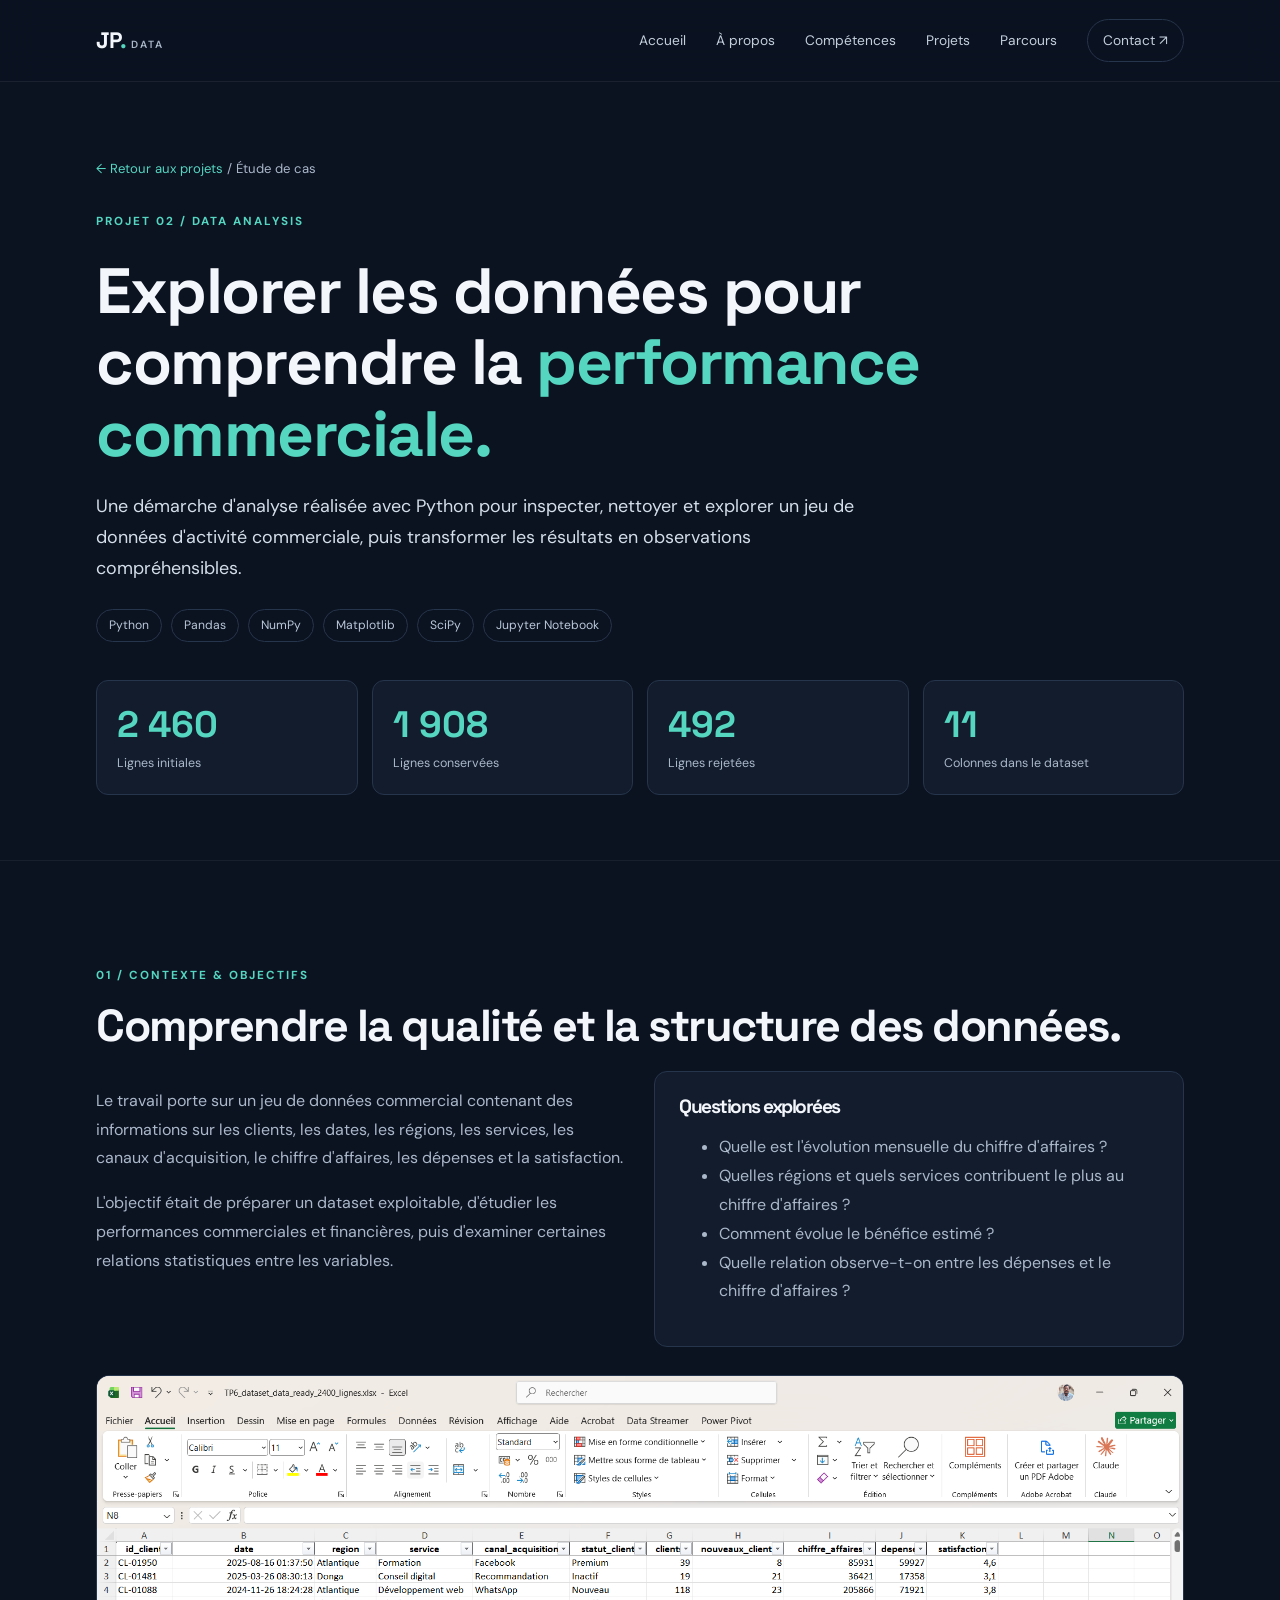
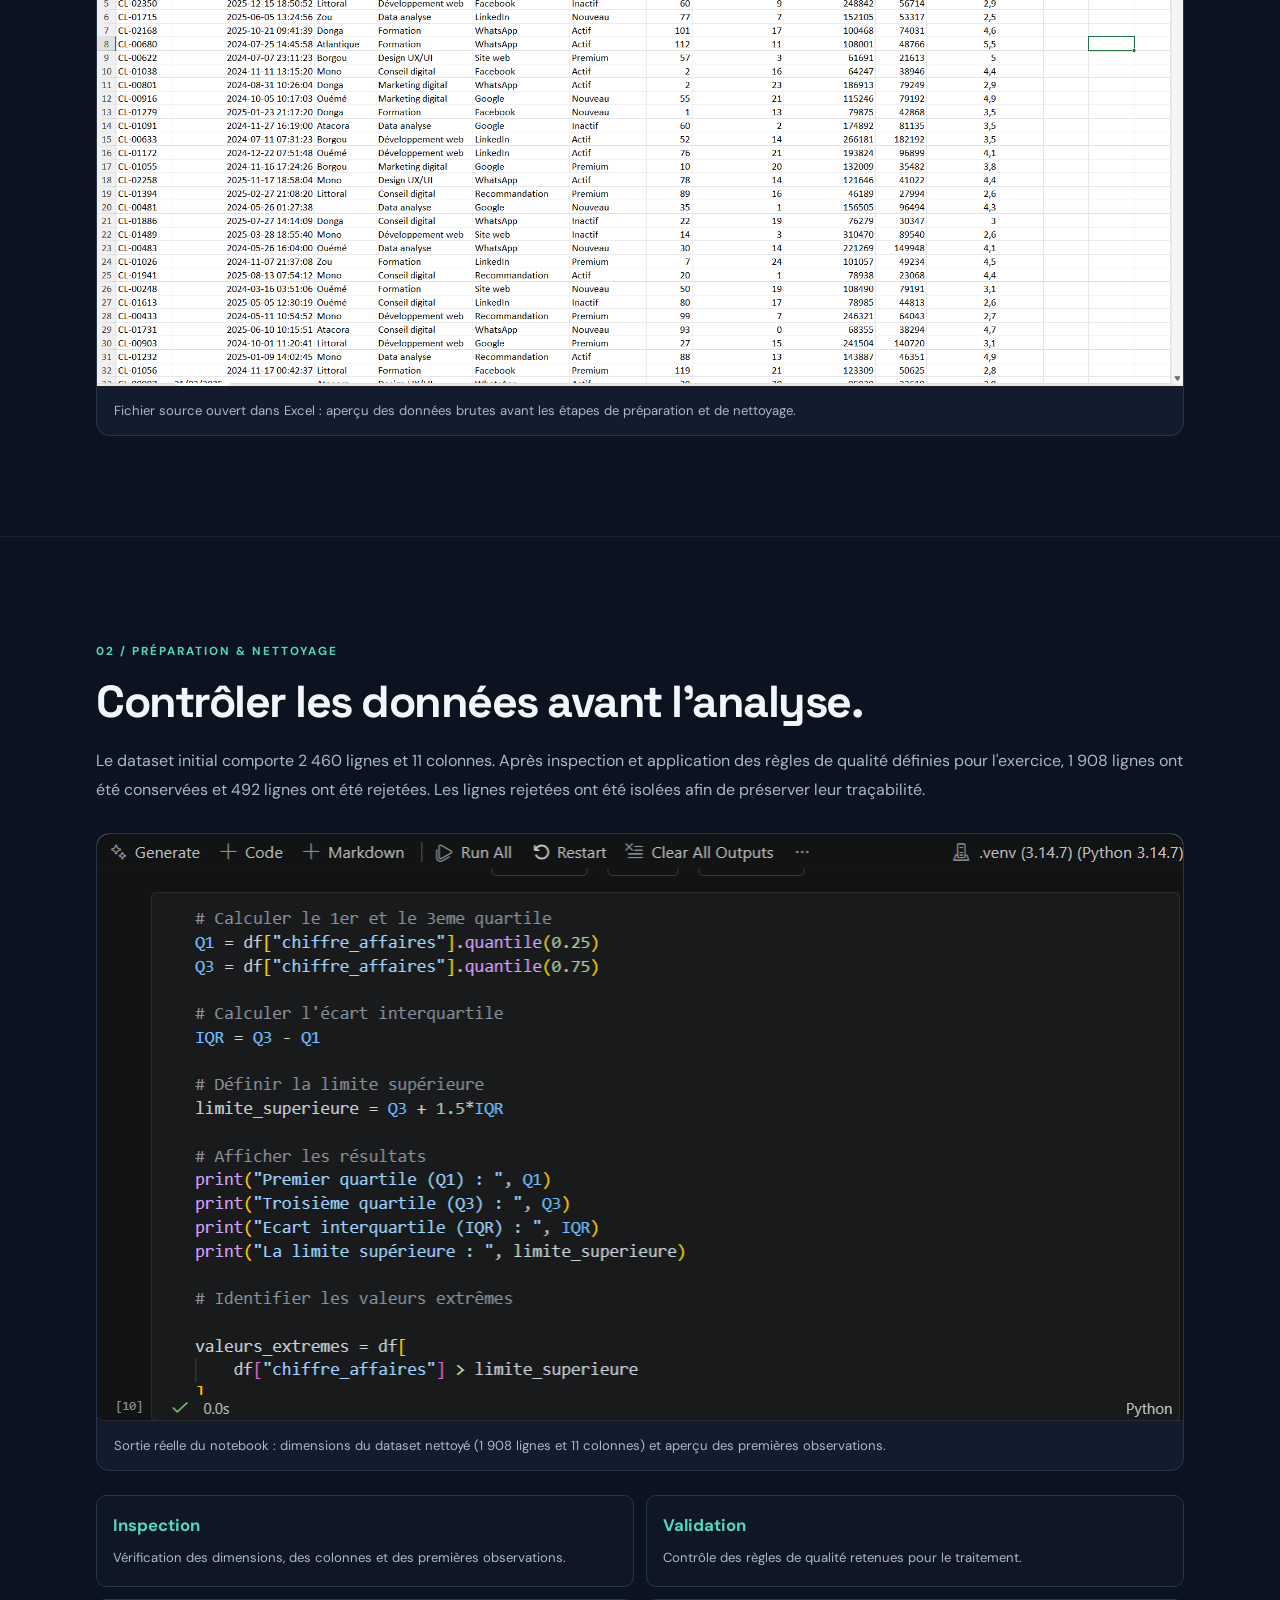
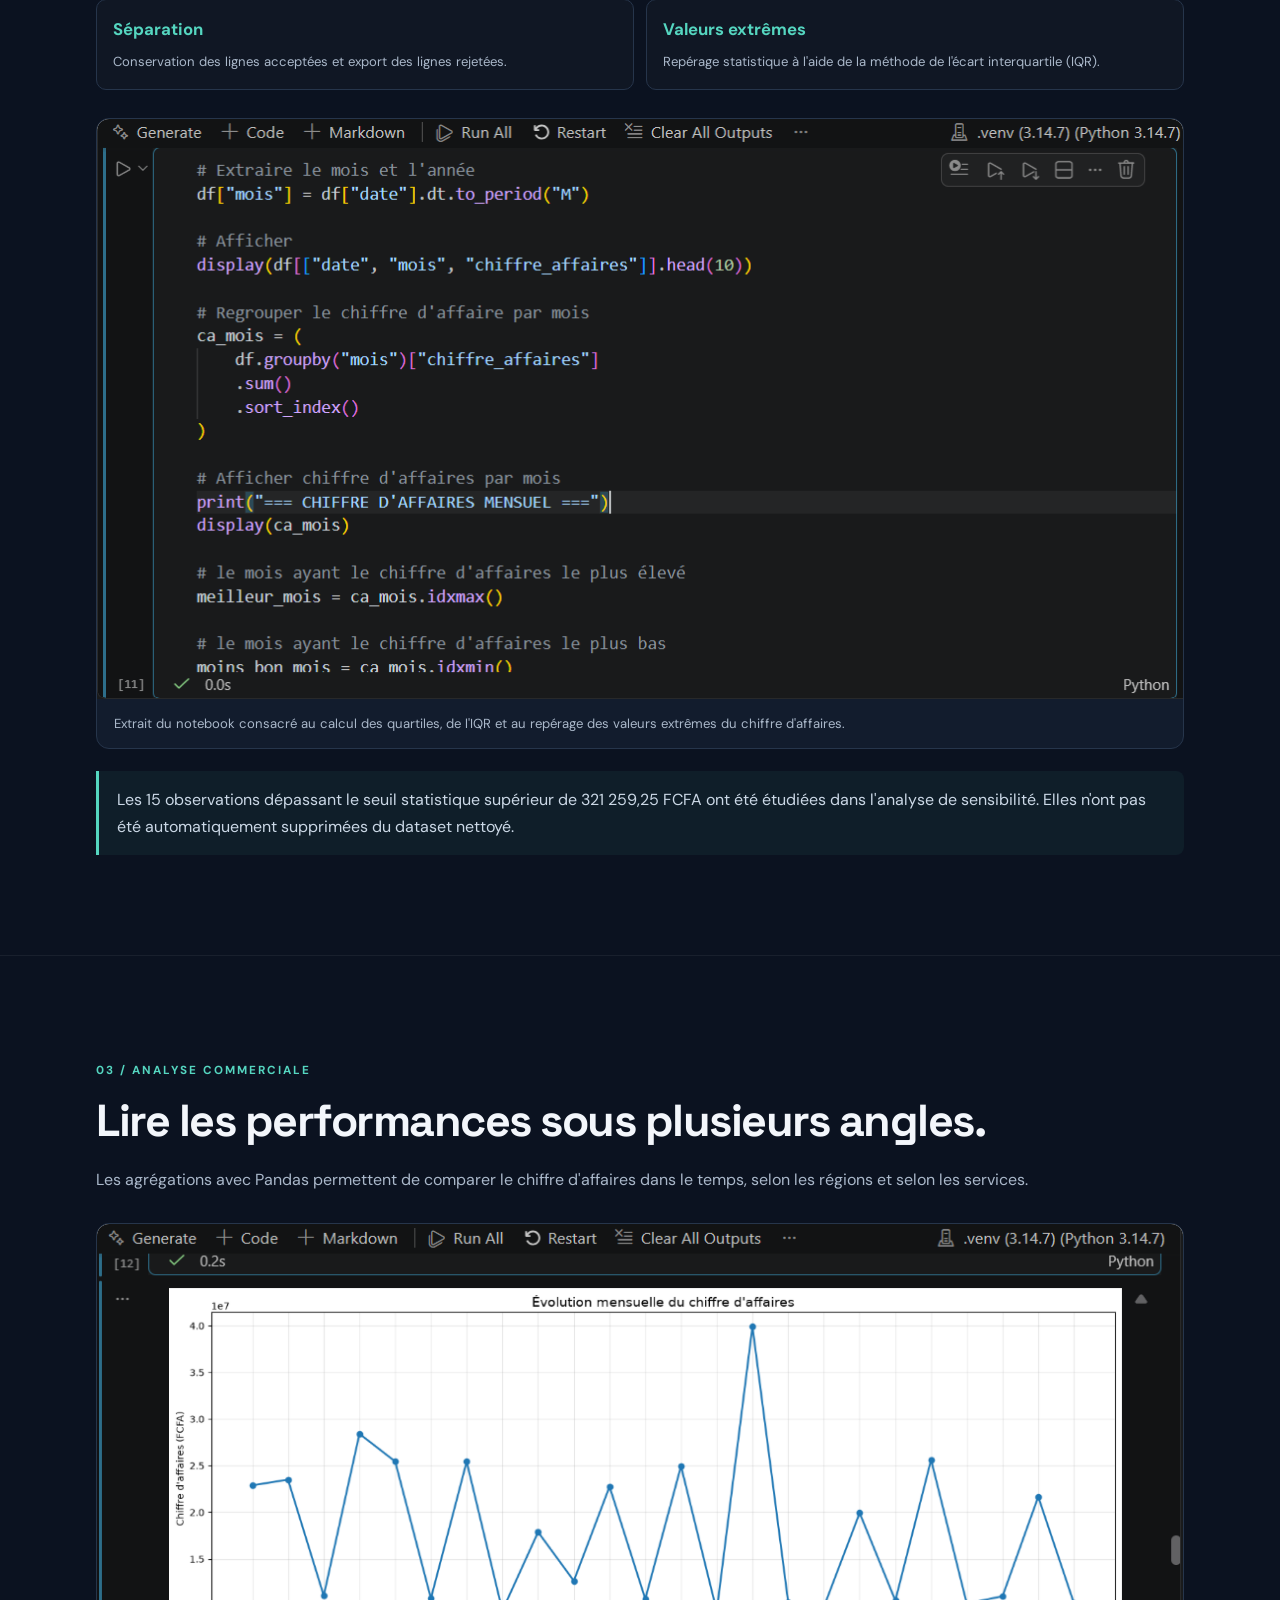
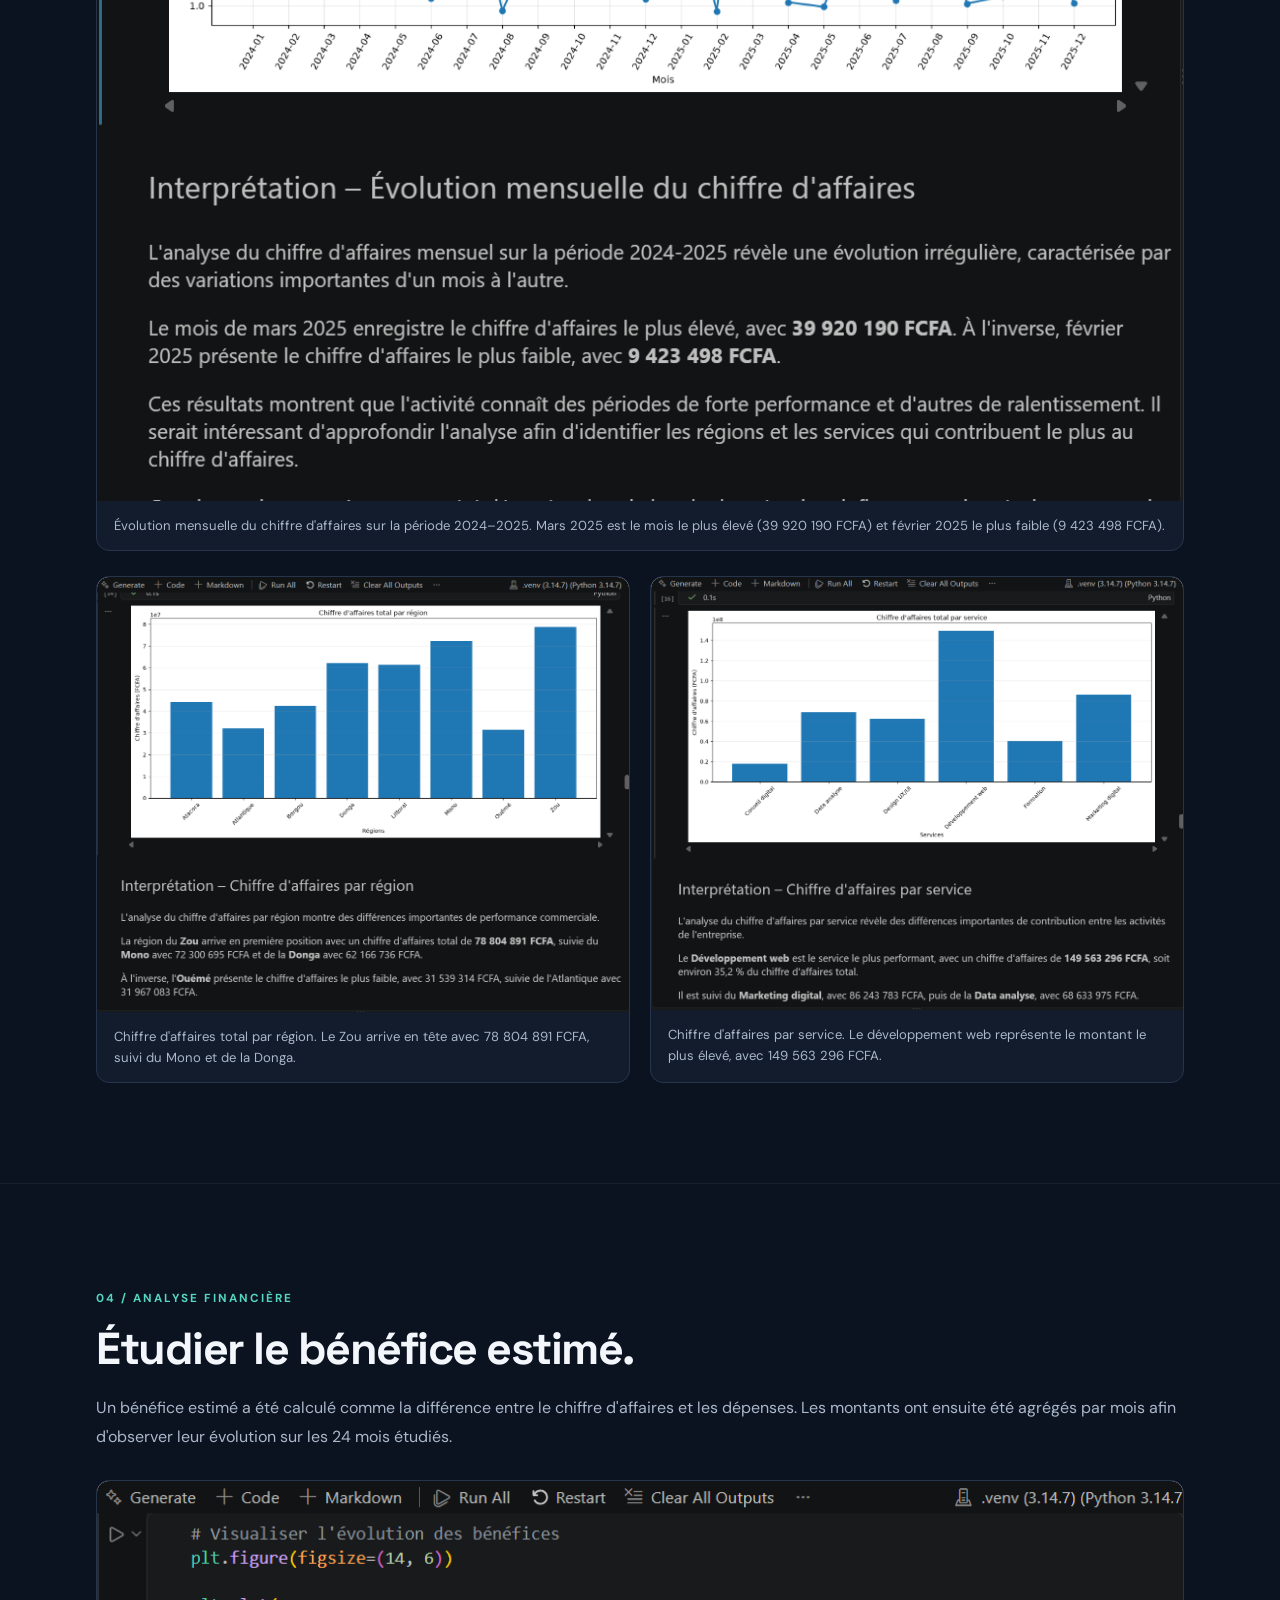
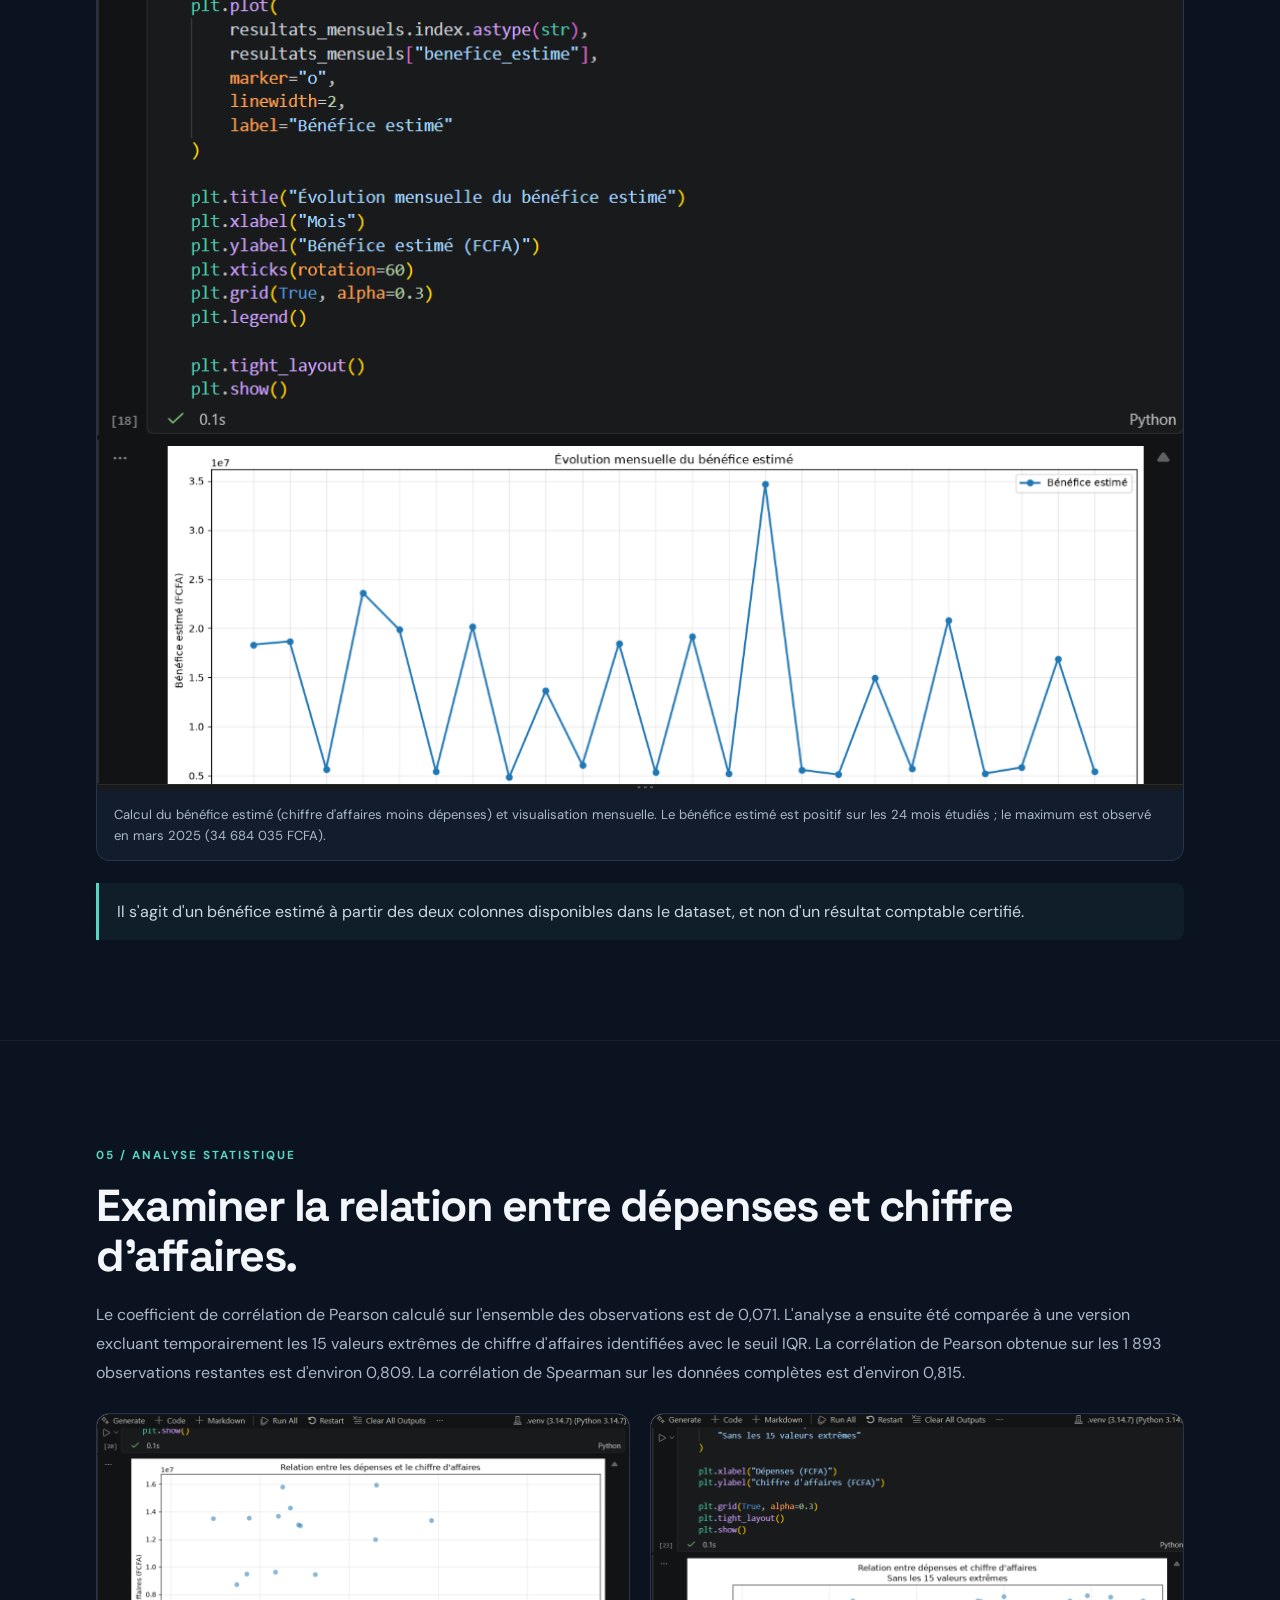
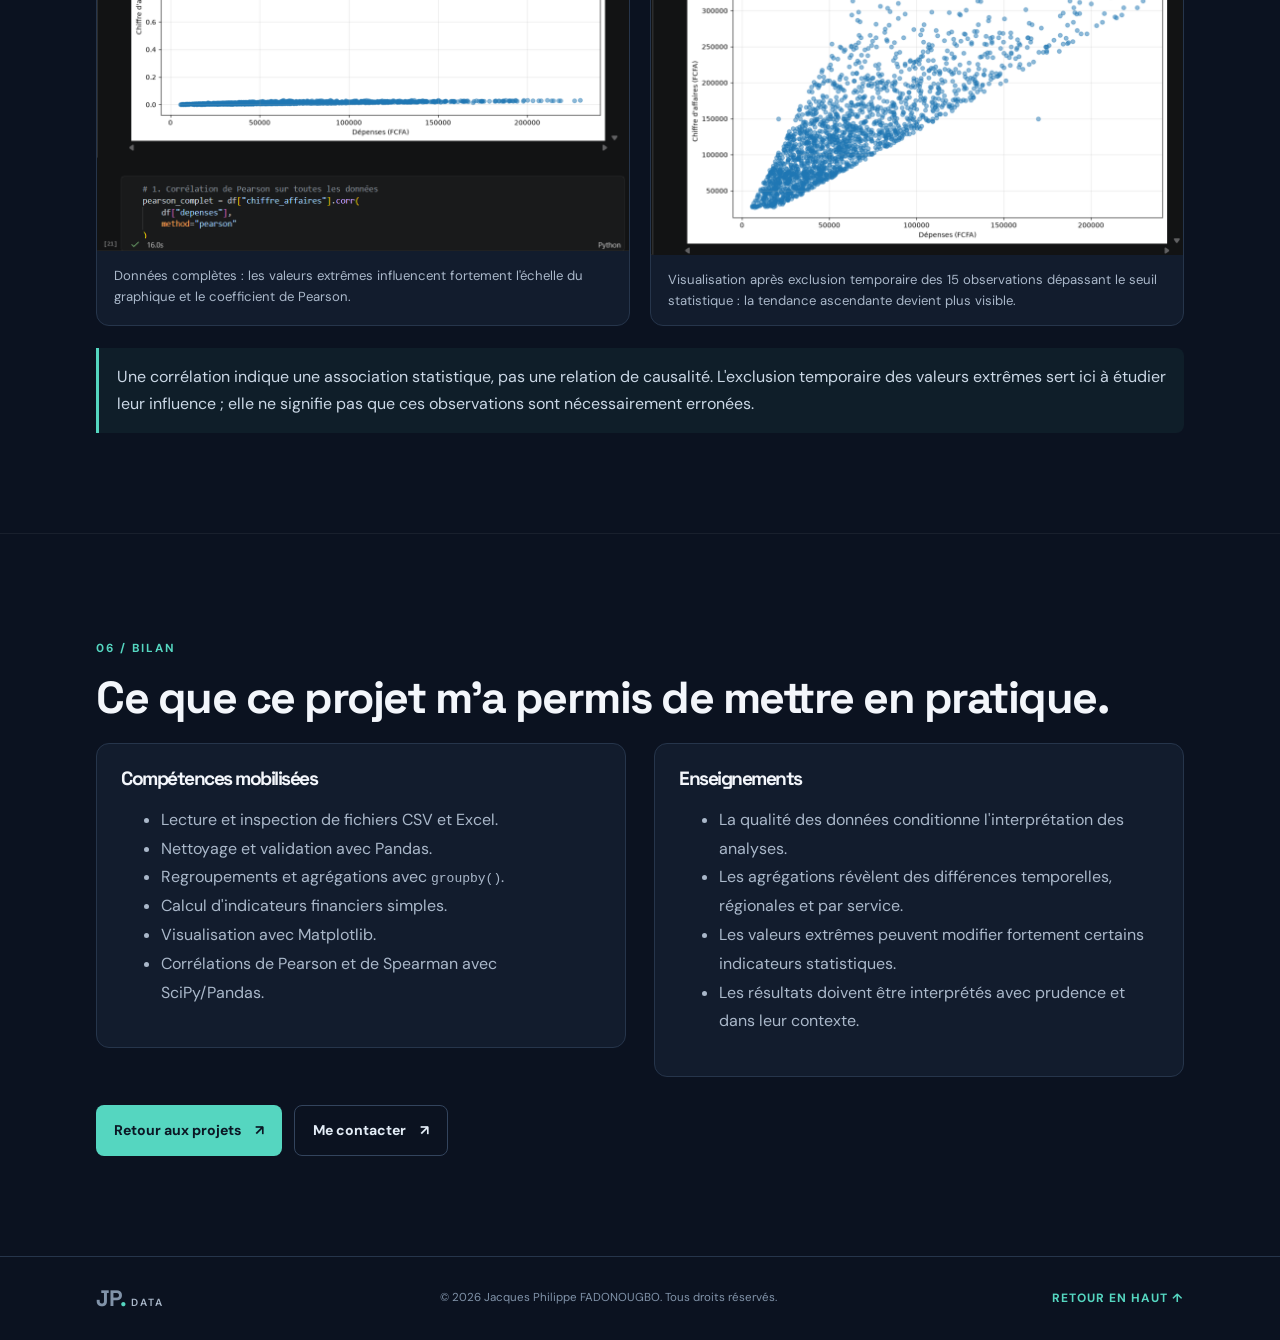
<file: project-data-analysis.html>
<!doctype html>
<html lang="fr">
<head>
  <meta charset="utf-8">
  <meta name="viewport" content="width=device-width, initial-scale=1">
  <meta name="description" content="Étude de cas : nettoyage, exploration et analyse de données avec Python, Pandas, NumPy, Matplotlib et SciPy.">
  <title>Analyse exploratoire de données | Jacques Philippe FADONOUGBO</title>
  <link rel="preconnect" href="https://fonts.googleapis.com">
  <link rel="preconnect" href="https://fonts.gstatic.com" crossorigin>
  <link href="https://fonts.googleapis.com/css2?family=DM+Sans:wght@400;500;600;700&family=Space+Grotesk:wght@400;500;600;700&display=swap" rel="stylesheet">
  <link rel="stylesheet" href="style.css">
</head>
<body>
  <header class="site-header">
    <a class="brand" href="index.html#home" aria-label="Retour à l'accueil">JP<span>.</span><small>DATA</small></a>
    <button class="menu-toggle" aria-label="Ouvrir le menu" aria-expanded="false">☰</button>
    <nav class="nav" aria-label="Navigation principale">
      <a href="index.html#home">Accueil</a>
      <a href="index.html#about">À propos</a>
      <a href="index.html#skills">Compétences</a>
      <a href="index.html#projects">Projets</a>
      <a href="index.html#journey">Parcours</a>
      <a href="index.html#contact" class="nav-contact">Contact ↗</a>
    </nav>
  </header>

  <main>
    <section class="section case-hero">
      <div class="case-breadcrumb"><a href="index.html#projects">← Retour aux projets</a> / Étude de cas</div>
      <span class="section-index">PROJET 02 / DATA ANALYSIS</span>
      <h1>Explorer les données pour comprendre la <span>performance commerciale.</span></h1>
      <p class="case-lead">
        Une démarche d'analyse réalisée avec Python pour inspecter, nettoyer et explorer un jeu de données d'activité commerciale, puis transformer les résultats en observations compréhensibles.
      </p>
      <div class="case-tags">
        <span>Python</span><span>Pandas</span><span>NumPy</span><span>Matplotlib</span><span>SciPy</span><span>Jupyter Notebook</span>
      </div>
      <div class="case-stats">
        <div class="case-stat"><strong>2 460</strong><span>Lignes initiales</span></div>
        <div class="case-stat"><strong>1 908</strong><span>Lignes conservées</span></div>
        <div class="case-stat"><strong>492</strong><span>Lignes rejetées</span></div>
        <div class="case-stat"><strong>11</strong><span>Colonnes dans le dataset</span></div>
      </div>
    </section>

    <section class="section case-section">
      <span class="section-index">01 / CONTEXTE & OBJECTIFS</span>
      <h2>Comprendre la qualité et la structure des données.</h2>
      <div class="case-two-col">
        <div>
          <p>
            Le travail porte sur un jeu de données commercial contenant des informations sur les clients, les dates, les régions, les services, les canaux d'acquisition, le chiffre d'affaires, les dépenses et la satisfaction.
          </p>
          <p>
            L'objectif était de préparer un dataset exploitable, d'étudier les performances commerciales et financières, puis d'examiner certaines relations statistiques entre les variables.
          </p>
        </div>
        <div class="case-panel">
          <h3>Questions explorées</h3>
          <ul>
            <li>Quelle est l'évolution mensuelle du chiffre d'affaires ?</li>
            <li>Quelles régions et quels services contribuent le plus au chiffre d'affaires ?</li>
            <li>Comment évolue le bénéfice estimé ?</li>
            <li>Quelle relation observe-t-on entre les dépenses et le chiffre d'affaires ?</li>
          </ul>
        </div>
      </div>
      <figure class="case-figure">
        <img src="assets/images/projects/tp-module-2/donnees-brutes.png" alt="Capture réelle du fichier Excel contenant les données brutes" loading="lazy">
        <figcaption>Fichier source ouvert dans Excel : aperçu des données brutes avant les étapes de préparation et de nettoyage.</figcaption>
      </figure>
    </section>

    <section class="section case-section">
      <span class="section-index">02 / PRÉPARATION & NETTOYAGE</span>
      <h2>Contrôler les données avant l'analyse.</h2>
      <p>
        Le dataset initial comporte 2 460 lignes et 11 colonnes. Après inspection et application des règles de qualité définies pour l'exercice, 1 908 lignes ont été conservées et 492 lignes ont été rejetées. Les lignes rejetées ont été isolées afin de préserver leur traçabilité.
      </p>
      <figure class="case-figure">
        <img src="assets/images/projects/tp-module-2/dataset-nettoye.png" alt="Sortie du notebook montrant les dimensions et un aperçu du dataset nettoyé" loading="lazy">
        <figcaption>Sortie réelle du notebook : dimensions du dataset nettoyé (1 908 lignes et 11 colonnes) et aperçu des premières observations.</figcaption>
      </figure>
      <div class="case-result-list">
        <div class="case-result"><strong>Inspection</strong><span>Vérification des dimensions, des colonnes et des premières observations.</span></div>
        <div class="case-result"><strong>Validation</strong><span>Contrôle des règles de qualité retenues pour le traitement.</span></div>
        <div class="case-result"><strong>Séparation</strong><span>Conservation des lignes acceptées et export des lignes rejetées.</span></div>
        <div class="case-result"><strong>Valeurs extrêmes</strong><span>Repérage statistique à l'aide de la méthode de l'écart interquartile (IQR).</span></div>
      </div>
      <figure class="case-figure">
        <img src="assets/images/projects/tp-module-2/valeurs-extremes.png" alt="Capture du calcul de l'écart interquartile et du seuil supérieur" loading="lazy">
        <figcaption>Extrait du notebook consacré au calcul des quartiles, de l'IQR et au repérage des valeurs extrêmes du chiffre d'affaires.</figcaption>
      </figure>
      <div class="case-note">
        Les 15 observations dépassant le seuil statistique supérieur de 321 259,25 FCFA ont été étudiées dans l'analyse de sensibilité. Elles n'ont pas été automatiquement supprimées du dataset nettoyé.
      </div>
    </section>

    <section class="section case-section">
      <span class="section-index">03 / ANALYSE COMMERCIALE</span>
      <h2>Lire les performances sous plusieurs angles.</h2>
      <p>Les agrégations avec Pandas permettent de comparer le chiffre d'affaires dans le temps, selon les régions et selon les services.</p>
      <figure class="case-figure">
        <img src="assets/images/projects/tp-module-2/ca-mensuel.png" alt="Graphique réel de l'évolution mensuelle du chiffre d'affaires" loading="lazy">
        <figcaption>Évolution mensuelle du chiffre d'affaires sur la période 2024–2025. Mars 2025 est le mois le plus élevé (39 920 190 FCFA) et février 2025 le plus faible (9 423 498 FCFA).</figcaption>
      </figure>
      <div class="case-gallery">
        <figure class="case-figure">
          <img src="assets/images/projects/tp-module-2/ca-regions.png" alt="Graphique réel du chiffre d'affaires total par région" loading="lazy">
          <figcaption>Chiffre d'affaires total par région. Le Zou arrive en tête avec 78 804 891 FCFA, suivi du Mono et de la Donga.</figcaption>
        </figure>
        <figure class="case-figure">
          <img src="assets/images/projects/tp-module-2/ca-services.png" alt="Graphique réel du chiffre d'affaires total par service" loading="lazy">
          <figcaption>Chiffre d'affaires par service. Le développement web représente le montant le plus élevé, avec 149 563 296 FCFA.</figcaption>
        </figure>
      </div>
    </section>

    <section class="section case-section">
      <span class="section-index">04 / ANALYSE FINANCIÈRE</span>
      <h2>Étudier le bénéfice estimé.</h2>
      <p>
        Un bénéfice estimé a été calculé comme la différence entre le chiffre d'affaires et les dépenses. Les montants ont ensuite été agrégés par mois afin d'observer leur évolution sur les 24 mois étudiés.
      </p>
      <figure class="case-figure">
        <img src="assets/images/projects/tp-module-2/benefice-mensuel.png" alt="Capture réelle du calcul et de la visualisation du bénéfice estimé mensuel" loading="lazy">
        <figcaption>Calcul du bénéfice estimé (chiffre d'affaires moins dépenses) et visualisation mensuelle. Le bénéfice estimé est positif sur les 24 mois étudiés ; le maximum est observé en mars 2025 (34 684 035 FCFA).</figcaption>
      </figure>
      <div class="case-note">
        Il s'agit d'un bénéfice estimé à partir des deux colonnes disponibles dans le dataset, et non d'un résultat comptable certifié.
      </div>
    </section>

    <section class="section case-section">
      <span class="section-index">05 / ANALYSE STATISTIQUE</span>
      <h2>Examiner la relation entre dépenses et chiffre d'affaires.</h2>
      <p>
        Le coefficient de corrélation de Pearson calculé sur l'ensemble des observations est de 0,071. L'analyse a ensuite été comparée à une version excluant temporairement les 15 valeurs extrêmes de chiffre d'affaires identifiées avec le seuil IQR. La corrélation de Pearson obtenue sur les 1 893 observations restantes est d'environ 0,809. La corrélation de Spearman sur les données complètes est d'environ 0,815.
      </p>
      <div class="case-gallery">
        <figure class="case-figure">
          <img src="assets/images/projects/tp-module-2/correlation-complete.png" alt="Diagramme de dispersion réel des dépenses et du chiffre d'affaires sur les données complètes" loading="lazy">
          <figcaption>Données complètes : les valeurs extrêmes influencent fortement l'échelle du graphique et le coefficient de Pearson.</figcaption>
        </figure>
        <figure class="case-figure">
          <img src="assets/images/projects/tp-module-2/correlation-sans-extremes.png" alt="Diagramme de dispersion réel sans les 15 valeurs extrêmes" loading="lazy">
          <figcaption>Visualisation après exclusion temporaire des 15 observations dépassant le seuil statistique : la tendance ascendante devient plus visible.</figcaption>
        </figure>
      </div>
      <div class="case-note">
        Une corrélation indique une association statistique, pas une relation de causalité. L'exclusion temporaire des valeurs extrêmes sert ici à étudier leur influence ; elle ne signifie pas que ces observations sont nécessairement erronées.
      </div>
    </section>

    <section class="section case-section">
      <span class="section-index">06 / BILAN</span>
      <h2>Ce que ce projet m'a permis de mettre en pratique.</h2>
      <div class="case-two-col">
        <div class="case-panel">
          <h3>Compétences mobilisées</h3>
          <ul>
            <li>Lecture et inspection de fichiers CSV et Excel.</li>
            <li>Nettoyage et validation avec Pandas.</li>
            <li>Regroupements et agrégations avec <code>groupby()</code>.</li>
            <li>Calcul d'indicateurs financiers simples.</li>
            <li>Visualisation avec Matplotlib.</li>
            <li>Corrélations de Pearson et de Spearman avec SciPy/Pandas.</li>
          </ul>
        </div>
        <div class="case-panel">
          <h3>Enseignements</h3>
          <ul>
            <li>La qualité des données conditionne l'interprétation des analyses.</li>
            <li>Les agrégations révèlent des différences temporelles, régionales et par service.</li>
            <li>Les valeurs extrêmes peuvent modifier fortement certains indicateurs statistiques.</li>
            <li>Les résultats doivent être interprétés avec prudence et dans leur contexte.</li>
          </ul>
        </div>
      </div>
      <div class="case-actions">
        <a class="btn btn-primary" href="index.html#projects">Retour aux projets <span>↗</span></a>
        <a class="btn btn-quiet" href="index.html#contact">Me contacter <span>↗</span></a>
      </div>
    </section>
  </main>

  <footer>
    <a class="brand" href="index.html#home">JP<span>.</span><small>DATA</small></a>
    <span>© <span id="year"></span> Jacques Philippe FADONOUGBO. Tous droits réservés.</span>
    <a href="#" class="back-to-top">RETOUR EN HAUT ↑</a>
  </footer>
  <script src="script.js"></script>
</body>
</html>
</file>
<file: style.css>
/* ==========================================
   1. VARIABLES ET BASE
========================================== */

:root {
  --bg: #0b1220;
  --panel: #121c2d;
  --panel2: #162236;
  --text: #f3f6fb;
  --muted: #aab8ca;
  --teal: #55d6c0;
  --border: #26354b;
  --white: #fff;

  --font: 'DM Sans', sans-serif;
  --display: 'Space Grotesk', sans-serif;
}

* {
  box-sizing: border-box;
}

html {
  scroll-behavior: smooth;
}

body {
  margin: 0;
  background: var(--bg);
  color: var(--text);
  font-family: var(--font);
  line-height: 1.6;
}

a {
  color: inherit;
  text-decoration: none;
}


/* ==========================================
   2. NAVIGATION
========================================== */

.site-header {
  height: 82px;
  padding: 0 7.5%;
  display: flex;
  align-items: center;
  justify-content: space-between;
  border-bottom: 1px solid rgba(255, 255, 255, .07);
  position: sticky;
  top: 0;
  background: rgba(11, 18, 32, .88);
  backdrop-filter: blur(16px);
  z-index: 20;
}

.brand {
  font: 700 1.4rem var(--display);
  letter-spacing: -1px;
}

.brand span {
  color: var(--teal);
}

.brand small {
  font: 600 .65rem var(--font);
  letter-spacing: 2px;
  color: var(--muted);
  margin-left: 5px;
}

.nav {
  display: flex;
  align-items: center;
  gap: 30px;
  font-size: .86rem;
  color: #c3cfdd;
}

.nav a:hover {
  color: var(--teal);
}

.nav-contact {
  border: 1px solid var(--border);
  padding: 9px 15px;
  border-radius: 30px;
}

.menu-toggle {
  display: none;
  color: white;
  background: none;
  border: 0;
  font-size: 1.4rem;
}


/* ==========================================
   3. SECTIONS GÉNÉRALES
========================================== */

.section {
  padding: 100px 7.5%;
}

h1,
h2,
h3 {
  font-family: var(--display);
  letter-spacing: -1.5px;
  line-height: 1.12;
}

.section-index,
.eyebrow {
  font-size: .73rem;
  letter-spacing: 2px;
  font-weight: 700;
  color: var(--teal);
}

.section-heading h2 {
  font-size: clamp(2.5rem, 4vw, 4rem);
  margin: 18px 0;
}

h1 span,
h2 span {
  color: var(--teal);
}

.section-sub {
  color: var(--muted);
  max-width: 460px;
}


/* ==========================================
   4. HERO - ACCUEIL
   Texte gauche conservé
========================================== */

.hero {
  min-height: calc(100vh - 82px);
  padding-top: 74px;
  position: relative;
  display: grid;
  grid-template-columns: 1.05fr .95fr;
  align-items: center;
  gap: 45px;
  overflow: hidden;
}

.hero-copy {
  max-width: 640px;
  z-index: 2;
}

.eyebrow {
  display: flex;
  align-items: center;
  gap: 10px;
}

.pulse {
  width: 7px;
  height: 7px;
  border-radius: 50%;
  background: var(--teal);
  box-shadow: 0 0 12px var(--teal);
}

h1 {
  font-size: clamp(2.9rem, 5.4vw, 5.25rem);
  margin: 23px 0 20px;
}

.hero-lead {
  font-size: 1.17rem;
  color: #d4deea;
  max-width: 560px;
}

.hero-note {
  font-size: .94rem;
  color: var(--muted);
  max-width: 555px;
  margin-top: 22px;
}

.hero-actions {
  display: flex;
  gap: 12px;
  margin: 30px 0 23px;
  flex-wrap: wrap;
}

.btn {
  display: inline-flex;
  gap: 14px;
  align-items: center;
  padding: 13px 18px;
  border-radius: 8px;
  font-size: .88rem;
  font-weight: 700;
  transition: .2s;
}

.btn:hover {
  transform: translateY(-2px);
}

.btn-primary {
  background: var(--teal);
  color: #0b1724;
}

.btn-quiet {
  border: 1px solid #33445d;
  color: #e4edf7;
}

.hero-tags {
  display: flex;
  gap: 9px;
}

.hero-tags span,
.skill-pills span {
  border: 1px solid var(--border);
  border-radius: 30px;
  padding: 5px 12px;
  color: #b9c8d9;
  font-size: .75rem;
}


/* ==========================================
   5. HERO VISUAL - NOUVEAU PORTRAIT
========================================== */

.hero-visual.hero-portrait {
  height: 490px;
  min-width: 0;
  width: 100%;
  position: relative;
  display: block;
  overflow: visible;
}

/* Cercle bleu-gris */
.portrait-circle {
  position: absolute;
  width: min(78%, 420px);
  aspect-ratio: 1 / 1;
  background: #829fb7;
  border-radius: 50%;
  top: 48%;
  left: 52%;
  transform: translate(-50%, -50%);
  z-index: 0;
}

/* DATA et ANALYST */
.portrait-word {
  position: absolute;
  font-family: Georgia, 'Times New Roman', serif;
  font-weight: 700;
  line-height: .85;
  letter-spacing: -2px;
  color: var(--text);
  white-space: nowrap;
  z-index: 2;
}

/* DATA : à gauche de la photo */
.portrait-data {
  left: -3%;
  top: 39%;
  font-size: clamp(3.5rem, 5.6vw, 6.2rem);
}

/* ANALYST : en bas à droite */
.portrait-analyst {
  right: -5%;
  bottom: 10%;
  font-size: clamp(3rem, 5.3vw, 5.8rem);
}

/* Conteneur du portrait */
.portrait-photo {
  position: absolute;
  width: 48%;
  height: 90%;
  bottom: 0;
  left: 52%;
  transform: translateX(-50%);
  z-index: 3;
  display: flex;
  align-items: flex-end;
  justify-content: center;
  overflow: hidden;
}

/* Silhouette provisoire */
.portrait-placeholder {
  position: relative;
  width: 72%;
  height: 78%;
}

/* Tête */
.portrait-head {
  position: absolute;
  width: 35%;
  aspect-ratio: 1 / 1;
  background: #172235;
  border-radius: 50%;
  left: 32%;
  top: 0;
}

/* Corps */
.portrait-body {
  position: absolute;
  width: 82%;
  height: 70%;
  left: 9%;
  bottom: 0;
  background: #172235;
  border-radius: 42% 42% 10% 10%;
}

/* ==========================================
   6. BAS DU HERO
========================================== */

.hero-bottom {
  position: absolute;
  bottom: 30px;
  left: 7.5%;
  right: 7.5%;
  display: flex;
  justify-content: space-between;
  font-size: .64rem;
  letter-spacing: 1.5px;
  color: #657992;
}


/* ==========================================
   7. À PROPOS
========================================== */

.about,
.skills,
.projects,
.journey {
  border-top: 1px solid rgba(255, 255, 255, .06);
}

.about-grid {
  display: grid;
  grid-template-columns: 1.1fr .9fr;
  gap: 8%;
  margin-top: 45px;
}

.about-intro {
  font-size: 1.4rem;
  line-height: 1.5;
  color: #d9e4ef;
}

.about-details p,
.section-sub {
  color: var(--muted);
}

.text-link {
  display: inline-flex;
  gap: 12px;
  color: var(--teal);
  font-weight: 700;
  font-size: .88rem;
  margin-top: 15px;
}


/* ==========================================
   8. COMPÉTENCES
========================================== */

.skill-grid {
  display: grid;
  grid-template-columns: repeat(4, 1fr);
  gap: 14px;
  margin-top: 42px;
}

.skill-card {
  padding: 25px;
  background: var(--panel);
  border: 1px solid var(--border);
  border-radius: 12px;
  min-height: 230px;
}

.skill-num {
  font-size: .7rem;
  color: var(--teal);
}

.skill-card h3 {
  font-size: 1.4rem;
  margin: 17px 0 10px;
}

.skill-card p {
  font-size: .83rem;
  color: var(--muted);
}

.skill-pills {
  display: flex;
  gap: 6px;
  flex-wrap: wrap;
  margin-top: 18px;
}

.skill-pills span {
  font-size: .67rem;
  padding: 4px 9px;
}


/* ==========================================
   9. PROJETS
========================================== */

.project-heading {
  display: flex;
  justify-content: space-between;
  align-items: end;
  gap: 40px;
}

.project-grid {
  display: grid;
  grid-template-columns: 1.2fr 1fr 1fr;
  gap: 17px;
  margin-top: 45px;
}

.project-card {
  background: var(--panel);
  border: 1px solid var(--border);
  border-radius: 13px;
  padding: 16px;
  overflow: hidden;
}

.project-art,
.placeholder-art {
  height: 220px;
  border-radius: 9px;
  position: relative;
  overflow: hidden;
  margin-bottom: 20px;
}

.art-clean {
  background: linear-gradient(135deg, #1a3040, #172335);
  padding: 20px;
}

.art-label {
  font-size: .63rem;
  letter-spacing: 1.5px;
  color: var(--teal);
}

.art-window {
  margin-top: 24px;
  background: #0b1422;
  border: 1px solid #2b4057;
  border-radius: 9px;
  padding: 10px;
  transform: rotate(-3deg);
}

.window-dots {
  display: flex;
  gap: 4px;
  margin-bottom: 10px;
}

.window-dots b {
  width: 5px;
  height: 5px;
  border-radius: 50%;
  background: #60748c;
}

.fake-row {
  display: grid;
  grid-template-columns: .4fr 1fr 1fr .5fr;
  font-size: .55rem;
  padding: 8px 4px;
  border-top: 1px solid #1c2a3c;
  color: #a6b6c8;
}

.good {
  color: #5cd9b4;
}

.bad {
  color: #e3b46d;
}

.art-stat {
  position: absolute;
  right: 14px;
  bottom: 14px;
  background: #122436;
  border: 1px solid #2e4a61;
  padding: 9px 12px;
  border-radius: 9px;
}

.art-stat strong {
  color: var(--teal);
  font-size: 1.1rem;
  display: block;
}

.art-stat small {
  font-size: .5rem;
  color: #9aadc1;
}

.project-meta {
  display: flex;
  justify-content: space-between;
  gap: 10px;
  font-size: .62rem;
  letter-spacing: .8px;
  color: #91a3b7;
  flex-wrap: wrap;
}

.status {
  color: #b2c0cf;
  border: 1px solid #2d4056;
  border-radius: 30px;
  padding: 3px 8px;
  letter-spacing: 0;
  font-size: .6rem;
}

.project-card h3 {
  font-size: 1.35rem;
  margin: 16px 0 9px;
}

.project-card p {
  font-size: .85rem;
  color: var(--muted);
}

.placeholder-art {
  background: #162235;
  border: 1px dashed #34465d;
  display: flex;
  align-items: center;
  justify-content: center;
  flex-direction: column;
  color: #8295ac;
}

.placeholder-art > span,
.placeholder-art small {
  font-size: .64rem;
  letter-spacing: 1.6px;
}

.placeholder-symbol {
  font-size: 3rem;
  font-weight: 200;
  color: #5a6c83;
  margin: 15px;
}

.art-sql {
  background: linear-gradient(135deg, #13273b, #111a2a);
}

.sql-mark {
  font: 700 3rem var(--display);
  color: #cad7e6;
}

.sql-mark span {
  color: var(--teal);
}

.muted-link {
  color: #8598af;
}


/* ==========================================
   10. PARCOURS
========================================== */

.timeline {
  border-left: 1px solid #2b3d53;
  margin: 45px 0 0 10px;
  padding-left: 32px;
}

.timeline-item {
  position: relative;
  padding-bottom: 38px;
  max-width: 650px;
}

.timeline-marker {
  position: absolute;
  left: -39px;
  top: 5px;
  width: 13px;
  height: 13px;
  border: 2px solid var(--teal);
  background: var(--bg);
  border-radius: 50%;
}

.timeline-item small {
  font-size: .65rem;
  letter-spacing: 1.5px;
  color: var(--teal);
}

.timeline-item h3 {
  font-size: 1.5rem;
  margin: 12px 0;
}

.timeline-item p {
  color: var(--muted);
  font-size: .9rem;
}

.timeline-badge {
  display: inline-block;
  color: var(--teal);
  border: 1px solid #2c5c57;
  padding: 5px 11px;
  border-radius: 30px;
  font-size: .75rem;
}


/* ==========================================
   11. CONTACT
========================================== */

.contact-box {
  border: 1px solid #284253;
  border-radius: 16px;
  padding: 55px;
  background:
    radial-gradient(circle at 85% 10%, rgba(62, 179, 160, .13), transparent 38%),
    #111b2b;
}

.contact h2 {
  font-size: clamp(2.5rem, 4.5vw, 4.4rem);
  margin: 20px 0;
}

.contact-box p {
  color: var(--muted);
  max-width: 540px;
}

.contact-actions {
  display: flex;
  gap: 12px;
  flex-wrap: wrap;
  margin-top: 26px;
}


/* ==========================================
   12. FOOTER
========================================== */

footer {
  border-top: 1px solid var(--border);
  padding: 27px 7.5%;
  display: flex;
  justify-content: space-between;
  align-items: center;
  gap: 25px;
  color: #8193a9;
  font-size: .72rem;
}

footer .back-to-top {
  flex-shrink: 0;
  white-space: nowrap;
  color: var(--teal);
  font-weight: 700;
}

/* ==========================================
   13. TABLETTE
========================================== */

@media (max-width: 1000px) {

  .section {
    padding: 80px 6%;
  }

  .site-header {
    padding: 0 6%;
  }

  .hero {
    grid-template-columns: 1fr 1fr;
    gap: 20px;
  }

  .hero-visual.hero-portrait {
    height: 420px;
  }

  .portrait-circle {
    width: 78%;
  }

  .portrait-data {
    font-size: clamp(3rem, 7vw, 5rem);
  }

  .portrait-analyst {
    font-size: clamp(2.6rem, 6.5vw, 4.5rem);
    right: -2%;
  }

  .skill-grid {
    grid-template-columns: repeat(2, 1fr);
  }

  .project-grid {
    grid-template-columns: 1fr 1fr;
  }

  .featured {
    grid-column: span 2;
  }

  .hero-bottom {
    left: 6%;
    right: 6%;
  }
}


/* ==========================================
   14. MOBILE
========================================== */

@media (max-width: 700px) {

  .site-header {
    height: 70px;
  }

  .menu-toggle {
    display: block;
  }

  .nav {
    display: none;
    position: absolute;
    top: 70px;
    left: 0;
    right: 0;
    background: #101a2a;
    padding: 22px 6%;
    border-bottom: 1px solid var(--border);
    flex-direction: column;
    align-items: flex-start;
    gap: 18px;
  }

  .nav.open {
    display: flex;
  }

  .hero {
    display: block;
    padding-top: 65px;
    min-height: auto;
    padding-bottom: 95px;
  }

  .hero-visual.hero-portrait {
    height: 360px;
    margin-top: 40px;
    width: 100%;
  }

  .portrait-circle {
    width: min(78%, 330px);
    left: 50%;
    top: 48%;
  }

  .portrait-photo {
    width: 48%;
    height: 86%;
    left: 50%;
  }

  .portrait-data {
    font-size: clamp(3rem, 13vw, 5rem);
    left: -1%;
    top: 32%;
    letter-spacing: -2px;
  }

  .portrait-analyst {
    font-size: clamp(2.6rem, 10.5vw, 4.4rem);
    right: -1%;
    bottom: 5%;
    letter-spacing: -2px;
  }

  h1 {
    font-size: clamp(2.7rem, 13vw, 4rem);
  }

  .hero-bottom {
    bottom: 25px;
    font-size: .54rem;
  }

  .hero-bottom span {
    max-width: 55%;
  }

  .about-grid {
    grid-template-columns: 1fr;
    gap: 20px;
  }

  .about-intro {
    font-size: 1.2rem;
  }

  .section-heading h2 {
    font-size: 2.7rem;
  }

  .project-heading {
    display: block;
  }

  .project-grid {
    grid-template-columns: 1fr;
  }

  .featured {
    grid-column: auto;
  }

  .project-art,
  .placeholder-art {
    height: 205px;
  }

  .skill-grid {
    grid-template-columns: 1fr 1fr;
  }

  .skill-card {
    padding: 18px;
    min-height: 215px;
  }

  .contact-box {
    padding: 30px 22px;
  }

  footer {
    flex-direction: column;
    align-items: flex-start;
    gap: 10px;
    padding: 24px 6%;
  }
}


/* ==========================================
   15. PETITS TÉLÉPHONES
========================================== */

@media (max-width: 430px) {

  .skill-grid {
    grid-template-columns: 1fr;
  }

  .hero-tags {
    flex-wrap: wrap;
  }

  .hero-visual.hero-portrait {
    height: 310px;
  }

  .portrait-circle {
    width: 80%;
  }

  .portrait-data {
    font-size: clamp(2.5rem, 12vw, 3.3rem);
    left: -1%;
  }

  .portrait-analyst {
    font-size: clamp(2.15rem, 10vw, 2.8rem);
    right: -1%;
  }

  .section {
    padding: 70px 6%;
  }
}

/* ==========================================
   DIMENSION DES LOGOS - CARTES COMPÉTENCES
========================================== */

.skill-card h3.skill-logo-title {
    height: 75px !important;
    min-height: 75px !important;
    margin: 15px 0 12px !important;
    padding: 0 !important;
    display: flex !important;
    align-items: center !important;
}

/* Logos Python et Pandas */
.skill-card h3.skill-logo-title img.skill-logo {
    width: 52px !important;
    height: 52px !important;
    max-width: 52px !important;
    max-height: 52px !important;
    object-fit: contain !important;
    display: block !important;
}

/* Logos SQL et Visualisation */
.skill-card h3.skill-logo-title svg.skill-svg-logo {
    width: 52px !important;
    height: 52px !important;
    max-width: 52px !important;
    max-height: 52px !important;
    display: block !important;
    flex: 0 0 52px !important;
}

/* ==========================================
   PHOTO PROFESSIONNELLE ET TITRES DU HERO
========================================== */

/* Photo réelle */
.hero-portrait .portrait-photo {
  position: absolute;
  width: 68%;
  height: 94%;
  bottom: 0;
  left: 53%;
  transform: translateX(-50%);
  z-index: 3;
  overflow: hidden;
  display: flex;
  align-items: flex-end;
  justify-content: center;
  border-radius: 48% 48% 0 0;
}

.hero-portrait .portrait-image {
  display: block;
  width: 100%;
  height: 100%;
  object-fit: cover;
  object-position: center top;
}

/* Les mots passent devant la photo */
.hero-portrait .portrait-word {
  z-index: 4;
}

/* ANALYST en haut du portrait */
.hero-portrait .portrait-analyst {
  top: 5%;
  bottom: auto;
  right: -3%;
  font-size: clamp(2.8rem, 4.5vw, 5rem);
}

/* DATA reste à gauche du portrait */
.hero-portrait .portrait-data {
  left: -3%;
  top: 43%;
}

/* Adaptation mobile */
@media (max-width: 700px) {
  .hero-portrait .portrait-photo {
    width: 70%;
    height: 90%;
    left: 50%;
  }

  .hero-portrait .portrait-analyst {
    top: 2%;
    right: 0;
    font-size: clamp(2.2rem, 9vw, 3.5rem);
  }

  .hero-portrait .portrait-data {
    left: 0;
    top: 43%;
  }
}

/* ==========================================
   PORTRAIT FINAL - PHOTO DETOUREE
========================================== */
.hero-visual.hero-portrait .portrait-photo {
  position: absolute;
  width: 68%;
  height: 90%;
  left: 50%;
  bottom: 5%;
  transform: translateX(-50%);
  display: flex;
  align-items: center;
  justify-content: center;
  overflow: hidden;
  z-index: 3;
  background: transparent;
  border-radius: 50%;
}

.hero-visual.hero-portrait .portrait-image {
  display: block;
  width: 100%;
  height: 100%;
  object-fit: contain;
  object-position: center bottom;
  transform: translateY(-40px);
}

/* DATA à gauche */
.hero-visual.hero-portrait .portrait-data {
  left: -3%;
  top: 43%;
  z-index: 4;
}

/* ANALYST en bas à droite */
.hero-visual.hero-portrait .portrait-analyst {
  top: auto;
  bottom: 10%;
  right: -5%;
  z-index: 4;
}

/* Adaptation mobile */
@media (max-width: 700px) {
  .hero-visual.hero-portrait .portrait-photo {
    width: 75%;
    height: 90%;
    left: 50%;
  }

  .hero-visual.hero-portrait .portrait-data {
    left: 0;
    top: 43%;
  }

  .hero-visual.hero-portrait .portrait-analyst {
    top: auto;
    bottom: 5%;
    right: 0;
    font-size: clamp(2.2rem, 9vw, 3.5rem);
  }
}

/* ==========================================
   AJUSTEMENT FINAL DU PORTRAIT ET DES TEXTES
========================================== */

/* Réduire la photo pour mieux respecter le cercle */
.hero-visual.hero-portrait .portrait-photo {
  width: 55% !important;
  height: 82% !important;
  left: 52% !important;
  bottom: 0 !important;
  top: auto !important;
  overflow: visible !important;
  z-index: 3 !important;
}

.hero-visual.hero-portrait .portrait-image {
  width: 100% !important;
  height: 100% !important;
  object-fit: contain !important;
  object-position: center bottom !important;
}

/* DATA reste à gauche */
.hero-visual.hero-portrait .portrait-data {
  top: 43% !important;
  left: -3% !important;
  z-index: 4 !important;
}

/* ANALYST revient en bas à droite */
.hero-visual.hero-portrait .portrait-analyst {
  position: absolute !important;
  top: auto !important;
  bottom: 10% !important;
  right: -5% !important;
  z-index: 4 !important;
}

/* Adaptation mobile */
@media (max-width: 700px) {
  .hero-visual.hero-portrait .portrait-photo {
    width: 62% !important;
    height: 78% !important;
    left: 50% !important;
  }

  .hero-visual.hero-portrait .portrait-data {
    left: 0 !important;
    top: 43% !important;
  }

  .hero-visual.hero-portrait .portrait-analyst {
    top: auto !important;
    bottom: 5% !important;
    right: 0 !important;
    font-size: clamp(2.2rem, 9vw, 3.5rem) !important;
  }
}


/* ==========================================
   PORTRAIT ENTIER DANS LE CERCLE BLEU-GRIS
========================================== */

.hero-visual.hero-portrait .portrait-photo {
  width: 43% !important;
  height: 70% !important;
  left: 52% !important;
  bottom: 10% !important;
  top: auto !important;
  transform: translateX(-50%) !important;
  overflow: visible !important;
  z-index: 3 !important;
  background: transparent !important;
}

.hero-visual.hero-portrait .portrait-image {
  display: block !important;
  width: 100% !important;
  height: 100% !important;
  object-fit: contain !important;
  object-position: center bottom !important;
}

/* DATA à gauche du cercle */
.hero-visual.hero-portrait .portrait-data {
  left: -3% !important;
  top: 43% !important;
  z-index: 4 !important;
}

/* ANALYST en bas à droite */
.hero-visual.hero-portrait .portrait-analyst {
  top: auto !important;
  bottom: 10% !important;
  right: -5% !important;
  z-index: 4 !important;
}

/* Adaptation mobile */
@media (max-width: 700px) {
  .hero-visual.hero-portrait .portrait-photo {
    width: 48% !important;
    height: 66% !important;
    left: 50% !important;
    bottom: 12% !important;
  }

  .hero-visual.hero-portrait .portrait-data {
    left: 0 !important;
    top: 43% !important;
  }

  .hero-visual.hero-portrait .portrait-analyst {
    top: auto !important;
    bottom: 5% !important;
    right: 0 !important;
  }
}

/* ===== SECTION CONTACT ===== */

.contact-box {
  padding: 45px 0;
  border: none;
  border-radius: 0;
  background: transparent;
}

.contact-list {
  width: 100%;
  max-width: 850px;
  margin: 25px auto 0;
}

.contact-item {
  display: flex;
  align-items: center;
  gap: 24px;
  min-height: 81px;
  padding: 16px 0;
  border-bottom: 1px solid #34443f;
  color: #f1f5f9;
  text-decoration: none;
  transition: color 0.25s ease;
}

.contact-item:first-child {
  border-top: 1px solid #34443f;
}

.contact-icon {
  width: 42px;
  height: 42px;
  flex-shrink: 0;
  display: flex;
  align-items: center;
  justify-content: center;
  border: 1px solid #52665d;
  border-radius: 50%;
  color: #b7df68;
}

.contact-icon svg {
  width: 20px;
  height: 20px;
  fill: none;
  stroke: currentColor;
  stroke-width: 2;
  stroke-linecap: round;
  stroke-linejoin: round;
}

.linkedin-icon {
  background: #0a66c2;
  border-color: #0a66c2;
  color: white;
  border-radius: 8px;
  font-size: 20px;
  font-weight: 700;
}

.contact-label {
  flex: 1;
  font-size: 1rem;
  color: #f1f5f9;
}

.contact-arrow {
  color: #b7df68;
  font-size: 1.2rem;
  font-weight: 700;
  transition: transform 0.25s ease;
}

.contact-item:hover {
  color: #b7df68;
}

.contact-item:hover .contact-label {
  color: #b7df68;
}

.contact-item:hover .contact-arrow {
  transform: translate(4px, -4px);
}

@media (max-width: 600px) {
  .contact-box {
    padding: 25px 0;
  }

  .contact-item {
    gap: 15px;
    min-height: 72px;
  }

  .contact-icon {
    width: 38px;
    height: 38px;
  }

  .contact-label {
    font-size: 0.85rem;
    overflow-wrap: anywhere;
  }
}

/* ==========================================
   CORRECTION DEFINITIVE DES ICONES CONTACT
========================================== */

/* Taille des cercles contenant les icônes */
.contact-list .contact-item .contact-icon {
    width: 42px !important;
    height: 42px !important;
    min-width: 42px !important;
    min-height: 42px !important;
    flex: 0 0 42px !important;

    display: flex !important;
    align-items: center !important;
    justify-content: center !important;

    color: #b7df68 !important;
    background: transparent !important;
    border: 1px solid #52665d !important;
    border-radius: 50% !important;
}

/* Taille et couleur des SVG */
.contact-list .contact-item .contact-icon svg {
    width: 19px !important;
    height: 19px !important;
    min-width: 19px !important;
    min-height: 19px !important;
    max-width: 19px !important;
    max-height: 19px !important;

    display: block !important;
    fill: none !important;
    stroke: #b7df68 !important;
    stroke-width: 2.2 !important;
}

/* Logo LinkedIn */
.contact-list .contact-item .linkedin-icon {
    width: 42px !important;
    height: 42px !important;
    min-width: 42px !important;
    min-height: 42px !important;

    flex: 0 0 42px !important;
    display: flex !important;
    align-items: center !important;
    justify-content: center !important;

    color: #ffffff !important;
    background: #0a66c2 !important;
    border: none !important;
    border-radius: 8px !important;
    font-size: 19px !important;
    font-weight: 700 !important;
}
/* Lien retour en haut */
.back-to-top {
    color: var(--teal);
    font-weight: 700;
    font-size: 0.75rem;
    letter-spacing: 1px;
    transition: color 0.25s ease;
}

.back-to-top:hover {
    color: #ffffff;
}
/* CORRECTION : remonter le portrait dans le cercle bleu */
.hero-visual.hero-portrait .portrait-photo {
  bottom: 15% !important;
}


/* ==========================================
   PAGE ÉTUDE DE CAS — ANALYSE DE DONNÉES
   Extensions utilisant les couleurs et polices existantes
========================================== */

.project-preview-link { display:block; }
.project-preview-image {
  height:220px; position:relative; overflow:hidden;
  border-radius:9px; margin-bottom:20px; background:#111b2b;
}
.project-preview-image img {
  width:100%; height:100%; display:block; object-fit:cover; object-position:center;
  transition:transform .35s ease; opacity:.9;
}
.project-preview-link:hover .project-preview-image img { transform:scale(1.04); }
.preview-overlay {
  position:absolute; inset:auto 0 0; padding:14px 12px;
  color:#0b1724; background:var(--teal); font-size:.68rem;
  font-weight:700; letter-spacing:1px; text-align:center;
  opacity:0; transform:translateY(8px); transition:.25s;
}
.project-preview-link:hover .preview-overlay,
.project-preview-link:focus-visible .preview-overlay { opacity:1; transform:translateY(0); }

.case-hero { padding-top:76px; padding-bottom:65px; }
.case-hero h1 { max-width:950px; font-size:clamp(2.5rem,5vw,4.7rem); }
.case-lead { max-width:800px; color:#d4deea; font-size:1.12rem; line-height:1.75; }
.case-breadcrumb { color:var(--muted); font-size:.82rem; margin-bottom:28px; }
.case-breadcrumb a { color:var(--teal); }
.case-tags { display:flex; flex-wrap:wrap; gap:9px; margin-top:24px; }
.case-tags span { border:1px solid var(--border); border-radius:30px; padding:6px 12px; color:#b9c8d9; font-size:.76rem; }
.case-stats { display:grid; grid-template-columns:repeat(4,1fr); gap:14px; margin-top:38px; }
.case-stat { background:var(--panel); border:1px solid var(--border); border-radius:12px; padding:20px; }
.case-stat strong { display:block; color:var(--teal); font:700 clamp(1.6rem,3vw,2.3rem) var(--display); }
.case-stat span { display:block; color:var(--muted); font-size:.78rem; margin-top:6px; }
.case-section { border-top:1px solid rgba(255,255,255,.06); }
.case-section h2 { font-size:clamp(2rem,3.5vw,3rem); margin:14px 0 20px; }
.case-section p, .case-section li { color:var(--muted); line-height:1.8; }
.case-two-col { display:grid; grid-template-columns:1fr 1fr; gap:28px; align-items:start; }
.case-panel { background:var(--panel); border:1px solid var(--border); border-radius:13px; padding:24px; }
.case-panel h3 { font-size:1.2rem; margin:0 0 12px; }
.case-figure { margin:28px 0 0; background:var(--panel); border:1px solid var(--border); border-radius:13px; overflow:hidden; }
.case-figure img { display:block; width:100%; height:auto; background:#fff; }
.case-figure figcaption { padding:14px 17px; color:var(--muted); font-size:.82rem; line-height:1.6; }
.case-note { border-left:3px solid var(--teal); padding:15px 18px; background:rgba(82,211,190,.06); color:#cbd8e6; border-radius:0 8px 8px 0; margin-top:22px; line-height:1.7; }
.case-result-list { display:grid; grid-template-columns:repeat(2,1fr); gap:12px; margin-top:24px; }
.case-result { border:1px solid var(--border); border-radius:10px; padding:16px; background:rgba(255,255,255,.02); }
.case-result strong { display:block; color:var(--teal); font-size:1.05rem; margin-bottom:5px; }
.case-result span { color:var(--muted); font-size:.82rem; line-height:1.5; }
.case-gallery { display:grid; grid-template-columns:1fr 1fr; gap:20px; margin-top:25px; }
.case-gallery .case-figure { margin:0; }
.case-actions { display:flex; gap:12px; flex-wrap:wrap; margin-top:28px; }
.case-footer-nav { display:flex; justify-content:space-between; gap:20px; flex-wrap:wrap; }
.case-footer-nav a { color:var(--teal); font-weight:700; }
@media (max-width:800px) {
  .case-stats { grid-template-columns:repeat(2,1fr); }
  .case-two-col, .case-gallery { grid-template-columns:1fr; }
}
@media (max-width:500px) {
  .case-stats { gap:9px; }
  .case-stat { padding:14px; }
  .case-result-list { grid-template-columns:1fr; }
  .case-hero { padding-top:55px; }
}


/* =========================================================
   CORRECTIFS RESPONSIVE — NOVEMBRE 2026
   Garde le thème existant et sécurise l'affichage mobile.
========================================================= */

/* Empêche les médias et graphiques de déborder de leur conteneur */
img, svg, video, canvas {
  max-width: 100%;
}

img {
  height: auto;
}

.project-preview-image img,
.case-figure img {
  max-width: 100%;
  height: auto;
}

/* Les logos de compétences restent des icônes, jamais des images géantes */
.skill-card .skill-logo-title {
  width: 100%;
  height: 72px !important;
  min-height: 72px !important;
  display: flex !important;
  align-items: center !important;
  justify-content: flex-start !important;
  overflow: hidden;
}

.skill-card .skill-logo-title .skill-logo,
.skill-card .skill-logo-title .skill-svg-logo {
  display: block !important;
  width: 48px !important;
  height: 48px !important;
  min-width: 48px !important;
  min-height: 48px !important;
  max-width: 48px !important;
  max-height: 48px !important;
  object-fit: contain !important;
  flex: 0 0 48px !important;
}

/* Les icônes de contact ne peuvent pas s'étirer */
.contact-list .contact-icon {
  width: 42px !important;
  height: 42px !important;
  min-width: 42px !important;
  min-height: 42px !important;
  max-width: 42px !important;
  max-height: 42px !important;
  flex: 0 0 42px !important;
}

.contact-list .contact-icon svg {
  width: 19px !important;
  height: 19px !important;
  min-width: 19px !important;
  min-height: 19px !important;
  max-width: 19px !important;
  max-height: 19px !important;
}

/* Lien de l'étude visible sans survol (important sur écran tactile) */
.project-analysis-card .project-preview-link {
  display: block;
  width: 100%;
}

.project-analysis-card .preview-overlay {
  opacity: 1;
  transform: none;
}

.project-analysis-card > .text-link {
  display: inline-flex;
  align-items: center;
  min-height: 44px;
  padding: 8px 0;
}

/* Empêche les grilles et les textes de provoquer un débordement horizontal */
.skill-card,
.project-card,
.case-panel,
.case-stat,
.case-result,
.case-figure {
  min-width: 0;
}

.case-figure img {
  width: 100%;
  display: block;
  object-fit: contain;
}

.case-gallery,
.case-two-col,
.case-stats,
.case-result-list {
  min-width: 0;
}

@media (max-width: 700px) {
  .site-header {
    height: 64px;
    padding-left: 5%;
    padding-right: 5%;
  }

  .brand {
    font-size: 1.2rem;
  }

  .nav {
    top: 64px;
    padding: 20px 5%;
  }

  .section {
    padding-left: 5%;
    padding-right: 5%;
  }

  .hero {
    padding-left: 5%;
    padding-right: 5%;
  }

  .skill-grid {
    grid-template-columns: repeat(2, minmax(0, 1fr));
    gap: 10px;
  }

  .skill-card {
    min-height: 0;
    padding: 15px;
  }

  .skill-card .skill-logo-title {
    height: 58px !important;
    min-height: 58px !important;
    margin: 10px 0 !important;
  }

  .skill-card .skill-logo-title .skill-logo,
  .skill-card .skill-logo-title .skill-svg-logo {
    width: 42px !important;
    height: 42px !important;
    min-width: 42px !important;
    min-height: 42px !important;
    max-width: 42px !important;
    max-height: 42px !important;
    flex-basis: 42px !important;
  }

  .project-preview-image {
    height: 190px;
  }

  .case-hero h1 {
    font-size: clamp(2rem, 9vw, 3.2rem);
    overflow-wrap: anywhere;
  }

  .case-lead {
    font-size: 1rem;
  }

  .case-stat strong {
    font-size: clamp(1.35rem, 7vw, 2rem);
  }

  .case-stat span {
    font-size: .72rem;
  }

  .case-panel {
    padding: 18px;
  }

  .case-figure figcaption {
    font-size: .78rem;
  }

  .contact-box {
    padding-left: 0;
    padding-right: 0;
  }
}

@media (max-width: 380px) {
  .skill-grid {
    grid-template-columns: 1fr;
  }

  .case-stats {
    grid-template-columns: repeat(2, minmax(0, 1fr));
  }

  .case-tags span {
    font-size: .7rem;
  }
}
</file>
